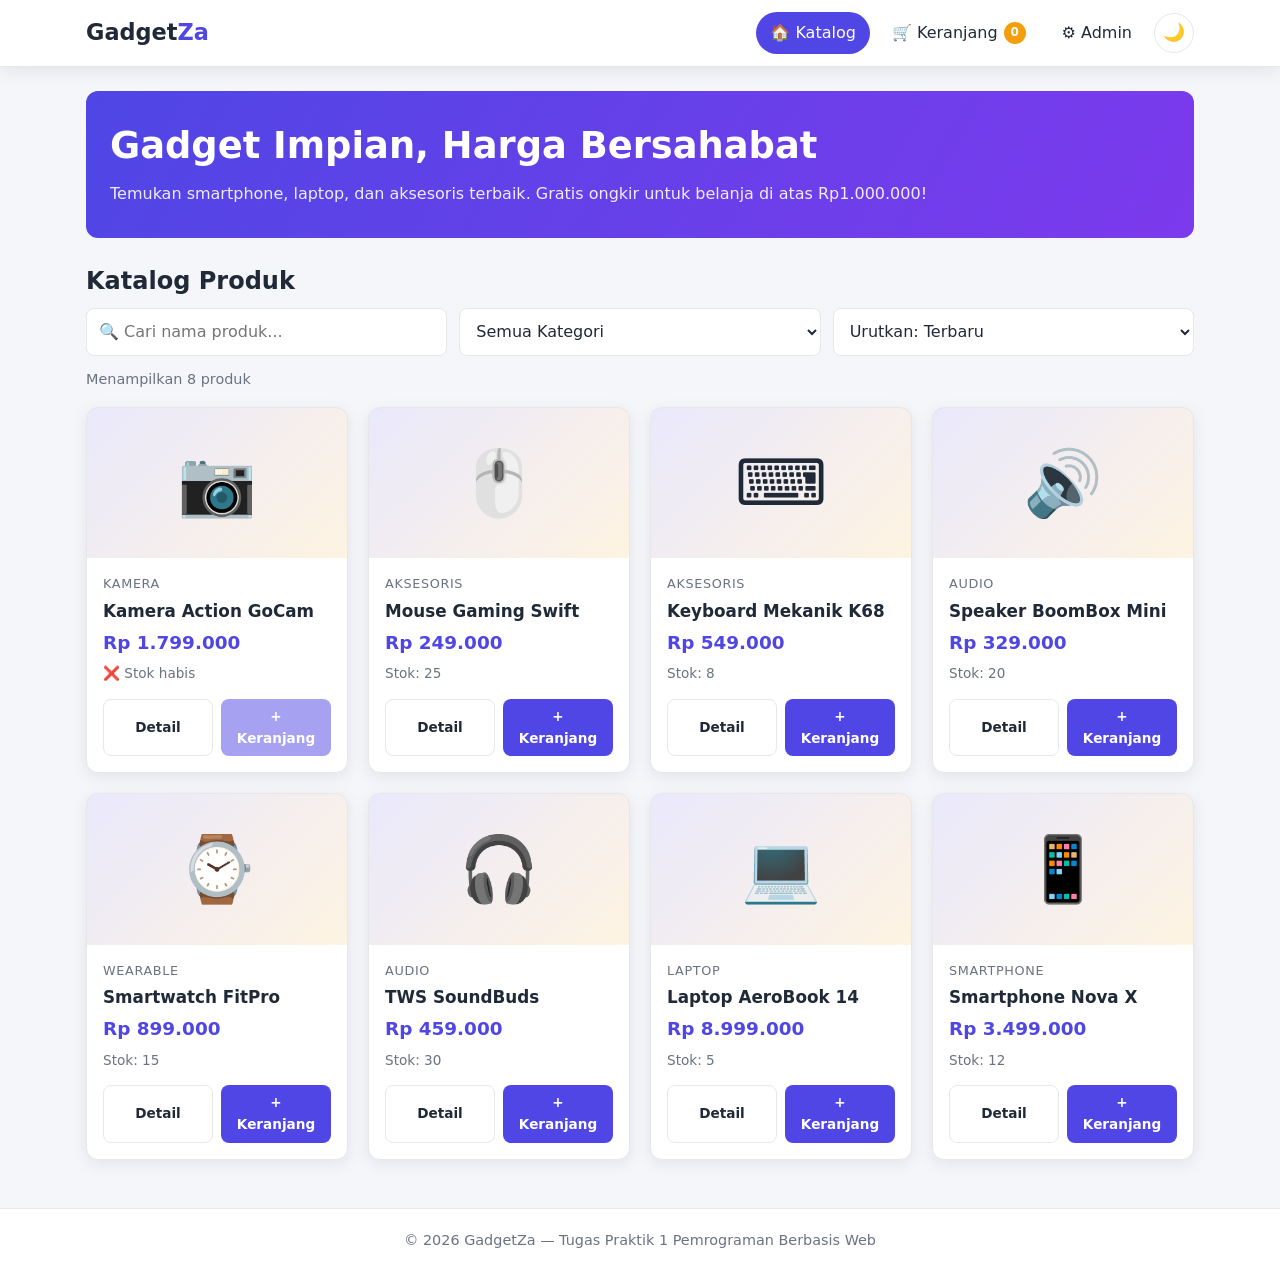
<file: Semester4/Pemrograman_Berbasis_Web/AKTIVITAS_BELAJAR_4/index.html>
<!DOCTYPE html>
<html lang="id">
<head>
  <meta charset="UTF-8">
  <meta name="viewport" content="width=device-width, initial-scale=1.0">
  <meta name="description" content="GadgetZa - toko online mini untuk gadget dan aksesoris.">
  <title>Katalog | GadgetZa</title>

  <!-- CSS external -->
  <link rel="stylesheet" href="css/style.css">
  <link rel="stylesheet" href="css/components.css">

  <!-- CSS internal: gaya khusus halaman katalog -->
  <style>
    .hero-banner {
      background: linear-gradient(120deg, var(--color-primary), #7c3aed);
      color: #fff;
      border-radius: var(--radius);
      padding: 32px 24px;
      margin-bottom: 28px;
    }

    .hero-banner h1 {
      font-size: clamp(1.6rem, 4vw, 2.3rem);
    }

    .hero-banner p {
      margin: 0;
      opacity: 0.9;
    }

    .result-info {
      color: var(--color-muted);
      font-size: 0.9rem;
      margin: -8px 0 16px;
    }

    .detail-icon {
      font-size: 5rem;
      text-align: center;
    }
  </style>
</head>
<body>
  <header class="site-header">
    <div class="container">
      <a href="https://fraza-portfolio.web.app" target='_blank' rel="noopener noreferrer" class="brand">Gadget<span>Za</span></a>
      <nav class="main-nav" aria-label="Navigasi utama">
        <ul>
          <li><a href="index.html" aria-current="page">🏠 Katalog</a></li>
          <li><a href="keranjang.html">🛒 Keranjang <span class="cart-badge" id="cart-badge">0</span></a></li>
          <li><a href="admin.html">⚙️ Admin</a></li>
          <li><button type="button" class="theme-toggle" id="theme-toggle" aria-label="Ganti tema">🌙</button></li>
        </ul>
      </nav>
    </div>
  </header>

  <main>
    <section class="hero-banner" aria-labelledby="hero-title">
      <h1 id="hero-title">Gadget Impian, Harga Bersahabat</h1>
      <p>Temukan smartphone, laptop, dan aksesoris terbaik. Gratis ongkir untuk belanja di atas Rp1.000.000!</p>
    </section>

    <section aria-labelledby="katalog-title">
      <h2 id="katalog-title">Katalog Produk</h2>

      <form class="toolbar" id="filter-form" role="search" onsubmit="return false;">
        <label for="search-input" class="visually-hidden">Cari produk</label>
        <input type="search" id="search-input" placeholder="🔍 Cari nama produk...">

        <label for="category-filter" class="visually-hidden">Filter kategori</label>
        <select id="category-filter">
          <option value="">Semua Kategori</option>
        </select>

        <label for="sort-select" class="visually-hidden">Urutkan</label>
        <select id="sort-select">
          <option value="default">Urutkan: Terbaru</option>
          <option value="price-asc">Harga Termurah</option>
          <option value="price-desc">Harga Termahal</option>
          <option value="name-asc">Nama A–Z</option>
        </select>
      </form>

      <p class="result-info" id="result-info" aria-live="polite"></p>

      <div class="product-grid" id="product-grid"></div>
    </section>
  </main>

  <!-- Modal detail produk -->
  <dialog id="detail-modal" aria-labelledby="detail-title">
    <div class="modal-header">
      <h2 id="detail-title">Detail Produk</h2>
      <button type="button" class="modal-close" data-close aria-label="Tutup">&times;</button>
    </div>
    <div class="modal-body" id="detail-body"></div>
    <div class="modal-footer">
      <button type="button" class="btn btn-outline" data-close>Tutup</button>
      <button type="button" class="btn btn-primary" id="detail-add-btn">+ Keranjang</button>
    </div>
  </dialog>

  <footer class="site-footer">
    <p>&copy; <span id="year">2026</span> GadgetZa — Tugas Praktik 1 Pemrograman Berbasis Web</p>
  </footer>

  <script src="js/storage.js"></script>
  <script src="js/ui.js"></script>
  <script src="js/katalog.js"></script>
</body>
</html>
</file>
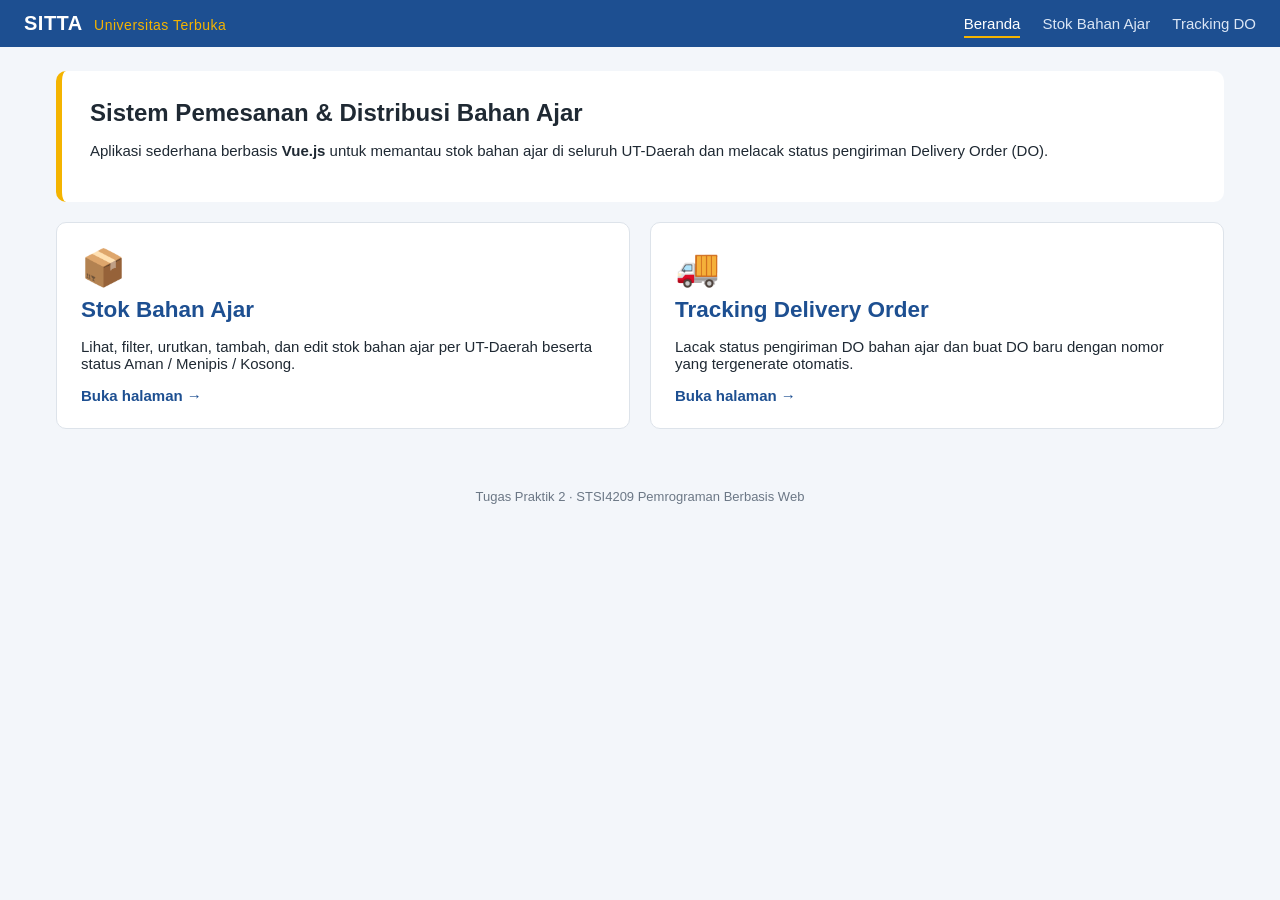
<file: Semester4/Pemrograman_Berbasis_Web/AKTIVITAS_BELAJAR_8/tugas8-vue-ut/index.html>
<!DOCTYPE html>
<html lang="id">
<head>
  <meta charset="UTF-8">
  <meta name="viewport" content="width=device-width, initial-scale=1.0">
  <title>SITTA UT - Pemesanan Bahan Ajar</title>
  <link rel="stylesheet" href="css/style.css">
</head>
<body>
  <header class="topbar">
    <div class="brand">SITTA <span>Universitas Terbuka</span></div>
    <nav>
      <a href="index.html" class="active">Beranda</a>
      <a href="stok.html">Stok Bahan Ajar</a>
      <a href="tracking.html">Tracking DO</a>
    </nav>
  </header>

  <main class="container">
    <section class="hero">
      <h1>Sistem Pemesanan &amp; Distribusi Bahan Ajar</h1>
      <p>Aplikasi sederhana berbasis <strong>Vue.js</strong> untuk memantau stok bahan ajar
        di seluruh UT-Daerah dan melacak status pengiriman Delivery Order (DO).</p>
    </section>

    <section class="menu-grid">
      <a class="menu-card" href="stok.html">
        <div class="menu-icon">📦</div>
        <h2>Stok Bahan Ajar</h2>
        <p>Lihat, filter, urutkan, tambah, dan edit stok bahan ajar per UT-Daerah beserta status Aman / Menipis / Kosong.</p>
        <span class="menu-link">Buka halaman &rarr;</span>
      </a>
      <a class="menu-card" href="tracking.html">
        <div class="menu-icon">🚚</div>
        <h2>Tracking Delivery Order</h2>
        <p>Lacak status pengiriman DO bahan ajar dan buat DO baru dengan nomor yang tergenerate otomatis.</p>
        <span class="menu-link">Buka halaman &rarr;</span>
      </a>
    </section>
  </main>

  <footer class="footer">Tugas Praktik 2 &middot; STSI4209 Pemrograman Berbasis Web</footer>
</body>
</html>
</file>
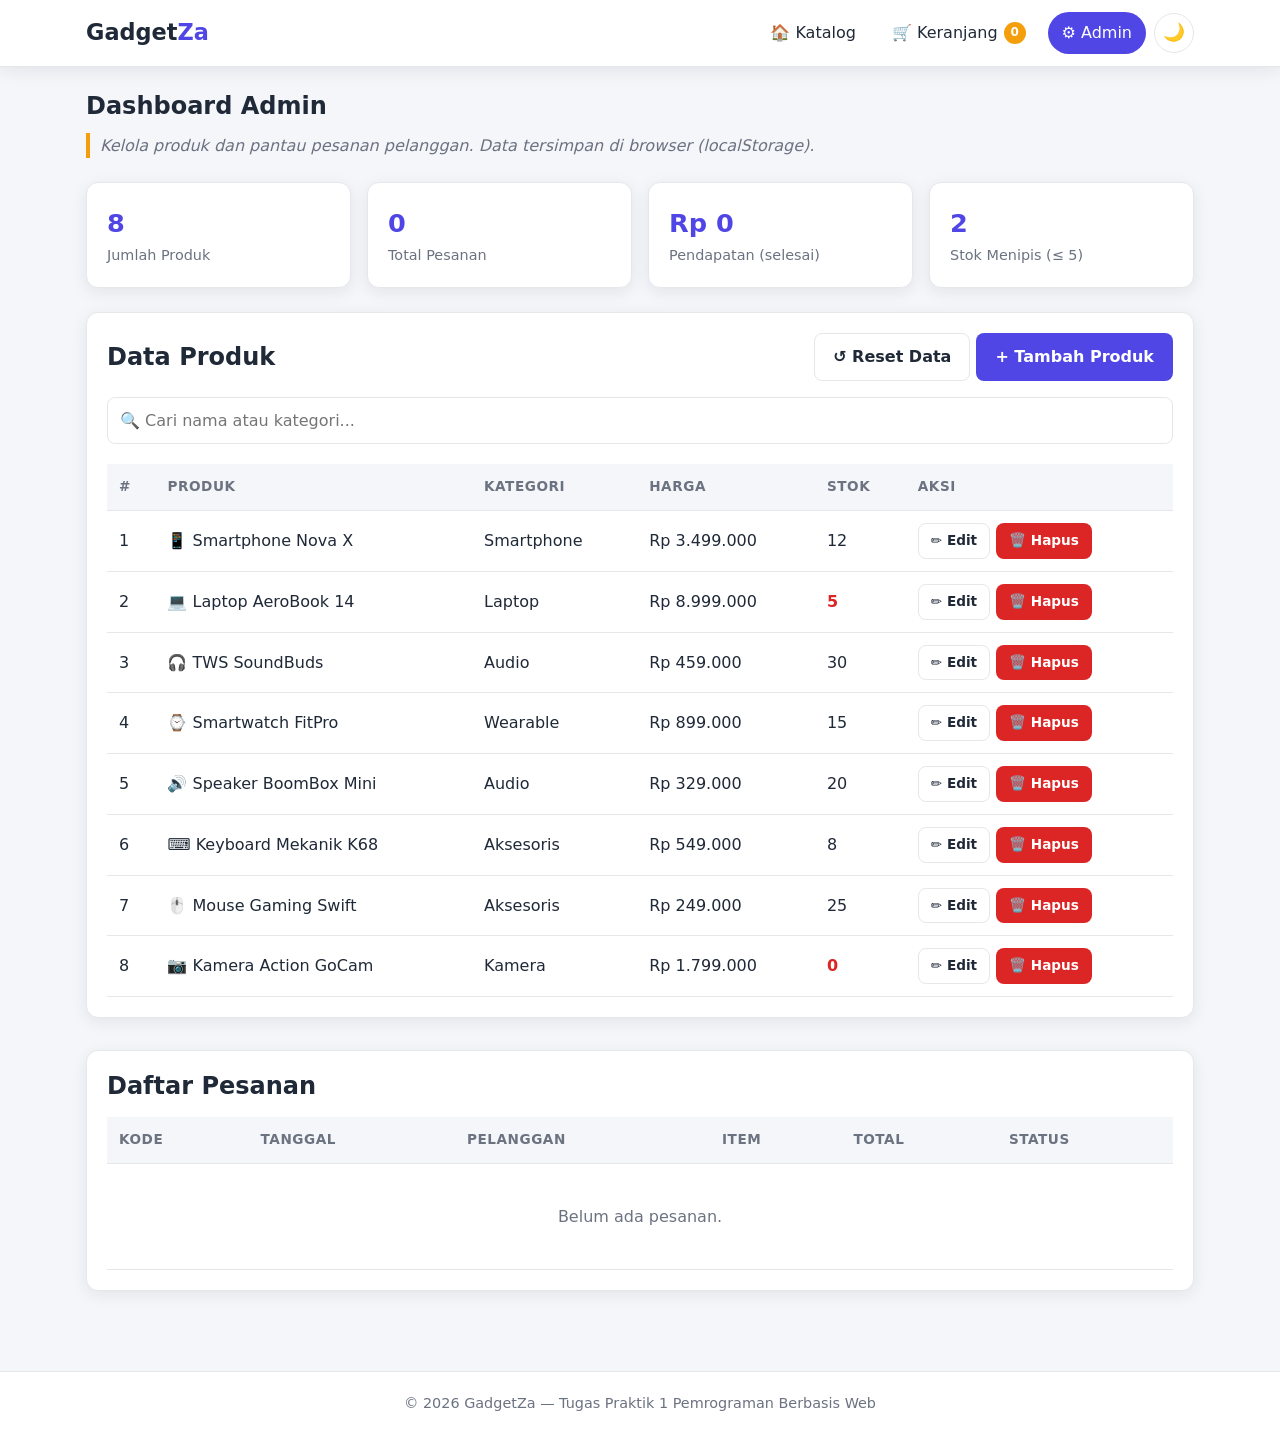
<file: Semester4/Pemrograman_Berbasis_Web/AKTIVITAS_BELAJAR_4/admin.html>
<!DOCTYPE html>
<html lang="id">
<head>
  <meta charset="UTF-8">
  <meta name="viewport" content="width=device-width, initial-scale=1.0">
  <meta name="description" content="Halaman admin GadgetZa untuk mengelola produk dan pesanan.">
  <title>Admin | GadgetZa</title>

  <!-- CSS external -->
  <link rel="stylesheet" href="css/style.css">
  <link rel="stylesheet" href="css/components.css">

  <!-- CSS internal: gaya khusus halaman admin -->
  <style>
    .section-head {
      display: flex;
      justify-content: space-between;
      align-items: center;
      flex-wrap: wrap;
      gap: 12px;
      margin-bottom: 16px;
    }

    .section-head h2 {
      margin: 0;
    }

    .admin-section {
      margin-bottom: 32px;
    }

    .row-actions {
      display: flex;
      gap: 6px;
    }

    .order-items {
      margin: 0;
      padding-left: 18px;
      font-size: 0.85rem;
    }
  </style>
</head>
<body>
  <header class="site-header">
    <div class="container">
      <a href="https://fraza-portfolio.web.app" target='_blank' rel="noopener noreferrer" class="brand">Gadget<span>Za</span></a>
      <nav class="main-nav" aria-label="Navigasi utama">
        <ul>
          <li><a href="index.html">🏠 Katalog</a></li>
          <li><a href="keranjang.html">🛒 Keranjang <span class="cart-badge" id="cart-badge">0</span></a></li>
          <li><a href="admin.html" aria-current="page">⚙️ Admin</a></li>
          <li><button type="button" class="theme-toggle" id="theme-toggle" aria-label="Ganti tema">🌙</button></li>
        </ul>
      </nav>
    </div>
  </header>

  <main>
    <section class="page-hero">
      <h1>Dashboard Admin</h1>
      <!-- CSS inline: contoh penggunaan atribut style -->
      <p style="font-style: italic; border-left: 4px solid var(--color-accent); padding-left: 10px;">
        Kelola produk dan pantau pesanan pelanggan. Data tersimpan di browser (localStorage).
      </p>
    </section>

    <section class="stats" aria-label="Ringkasan toko">
      <article class="panel stat-card">
        <p class="stat-value" id="stat-products">0</p>
        <p class="stat-label">Jumlah Produk</p>
      </article>
      <article class="panel stat-card">
        <p class="stat-value" id="stat-orders">0</p>
        <p class="stat-label">Total Pesanan</p>
      </article>
      <article class="panel stat-card">
        <p class="stat-value" id="stat-revenue">Rp0</p>
        <p class="stat-label">Pendapatan (selesai)</p>
      </article>
      <article class="panel stat-card">
        <p class="stat-value" id="stat-low-stock">0</p>
        <p class="stat-label">Stok Menipis (&le; 5)</p>
      </article>
    </section>

    <section class="panel admin-section" aria-labelledby="products-title">
      <div class="section-head">
        <h2 id="products-title">Data Produk</h2>
        <div class="row-actions">
          <button type="button" class="btn btn-outline" id="reset-btn">↺ Reset Data</button>
          <button type="button" class="btn btn-primary" id="add-product-btn">+ Tambah Produk</button>
        </div>
      </div>

      <div class="toolbar">
        <label for="product-search" class="visually-hidden">Cari produk</label>
        <input type="search" id="product-search" placeholder="🔍 Cari nama atau kategori...">
      </div>

      <div class="table-wrapper">
        <table>
          <thead>
            <tr>
              <th scope="col">#</th>
              <th scope="col">Produk</th>
              <th scope="col">Kategori</th>
              <th scope="col">Harga</th>
              <th scope="col">Stok</th>
              <th scope="col">Aksi</th>
            </tr>
          </thead>
          <tbody id="product-table-body"></tbody>
        </table>
      </div>
    </section>

    <section class="panel admin-section" aria-labelledby="orders-title">
      <div class="section-head">
        <h2 id="orders-title">Daftar Pesanan</h2>
      </div>

      <div class="table-wrapper">
        <table>
          <thead>
            <tr>
              <th scope="col">Kode</th>
              <th scope="col">Tanggal</th>
              <th scope="col">Pelanggan</th>
              <th scope="col">Item</th>
              <th scope="col">Total</th>
              <th scope="col">Status</th>
            </tr>
          </thead>
          <tbody id="order-table-body"></tbody>
        </table>
      </div>
    </section>
  </main>

  <!-- Modal form tambah / edit produk -->
  <dialog id="product-modal" aria-labelledby="product-modal-title">
    <form id="product-form" novalidate>
      <div class="modal-header">
        <h2 id="product-modal-title">Tambah Produk</h2>
        <button type="button" class="modal-close" data-close aria-label="Tutup">&times;</button>
      </div>

      <div class="modal-body">
        <input type="hidden" name="id">

        <div class="form-group">
          <label for="product-name">Nama Produk</label>
          <input type="text" id="product-name" name="name" placeholder="contoh: Powerbank 10000 mAh">
          <small class="error-msg" id="name-error"></small>
        </div>

        <div class="form-row">
          <div class="form-group">
            <label for="product-category">Kategori</label>
            <select id="product-category" name="category">
              <option value="">-- Pilih --</option>
              <option>Smartphone</option>
              <option>Laptop</option>
              <option>Audio</option>
              <option>Wearable</option>
              <option>Aksesoris</option>
              <option>Kamera</option>
            </select>
            <small class="error-msg" id="category-error"></small>
          </div>

          <div class="form-group">
            <label for="product-icon">Ikon (emoji)</label>
            <input type="text" id="product-icon" name="icon" placeholder="📦" maxlength="4">
            <small class="error-msg" id="icon-error"></small>
          </div>
        </div>

        <div class="form-row">
          <div class="form-group">
            <label for="product-price">Harga (Rp)</label>
            <input type="number" id="product-price" name="price" min="1000" step="500" placeholder="150000">
            <small class="error-msg" id="price-error"></small>
          </div>

          <div class="form-group">
            <label for="product-stock">Stok</label>
            <input type="number" id="product-stock" name="stock" min="0" step="1" placeholder="10">
            <small class="error-msg" id="stock-error"></small>
          </div>
        </div>

        <div class="form-group">
          <label for="product-description">Deskripsi</label>
          <textarea id="product-description" name="description" rows="3" placeholder="Keterangan singkat produk"></textarea>
          <small class="error-msg" id="description-error"></small>
        </div>
      </div>

      <div class="modal-footer">
        <button type="button" class="btn btn-outline" data-close>Batal</button>
        <button type="submit" class="btn btn-primary">Simpan</button>
      </div>
    </form>
  </dialog>

  <footer class="site-footer">
    <p>&copy; <span id="year">2026</span> GadgetZa — Tugas Praktik 1 Pemrograman Berbasis Web</p>
  </footer>

  <script src="js/storage.js"></script>
  <script src="js/ui.js"></script>
  <script src="js/validation.js"></script>
  <script src="js/admin.js"></script>
</body>
</html>
</file>
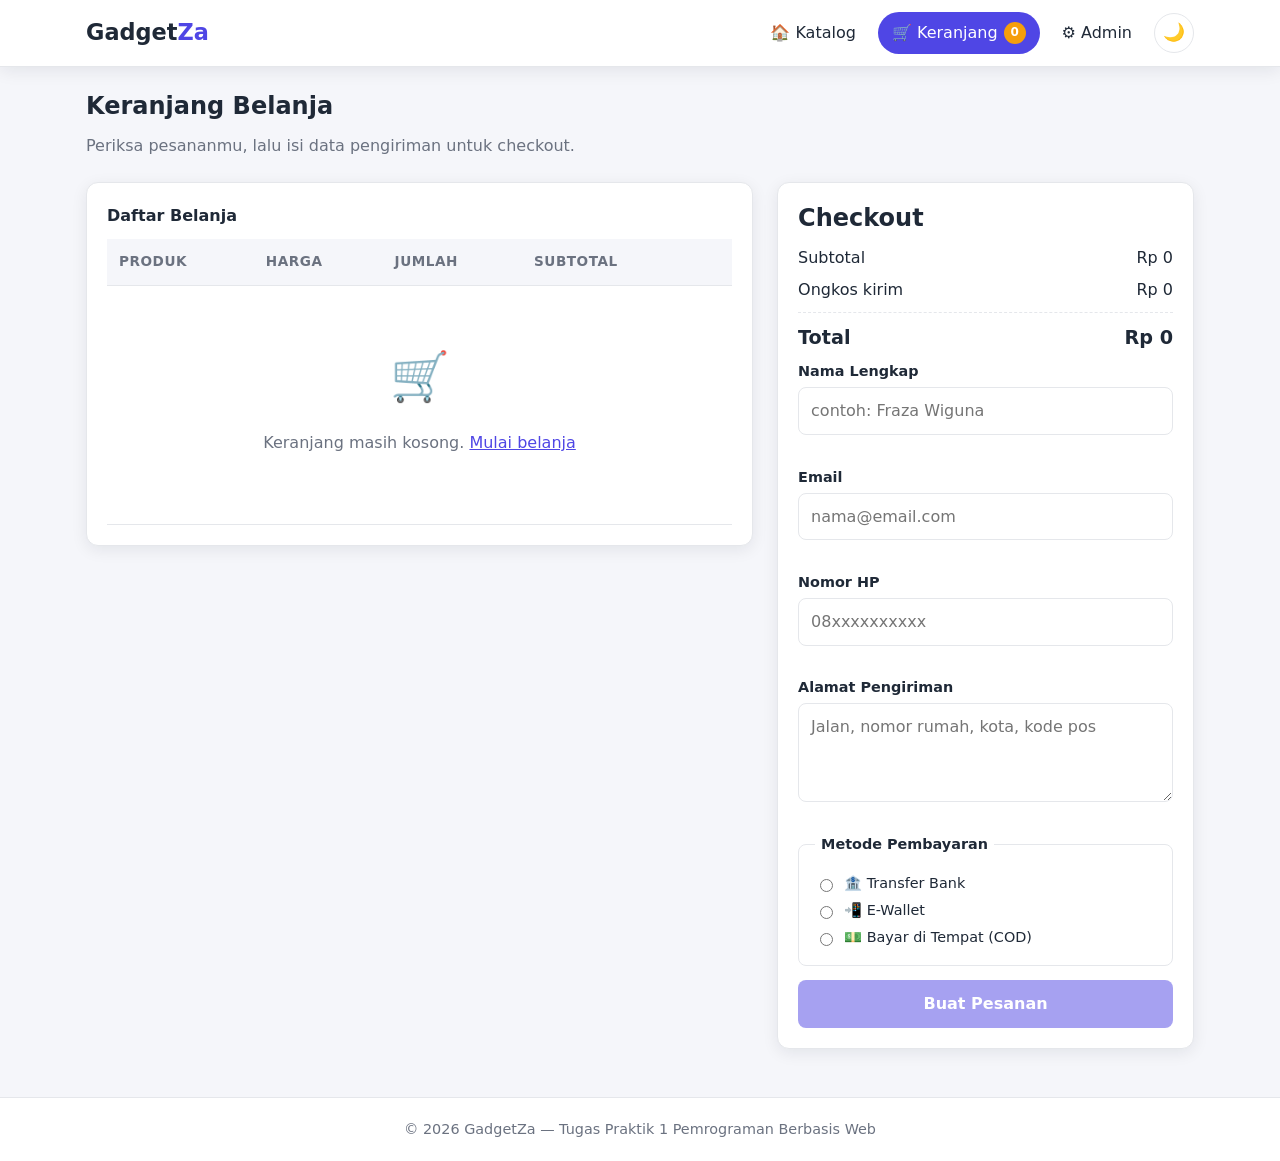
<file: Semester4/Pemrograman_Berbasis_Web/AKTIVITAS_BELAJAR_4/keranjang.html>
<!DOCTYPE html>
<html lang="id">
<head>
  <meta charset="UTF-8">
  <meta name="viewport" content="width=device-width, initial-scale=1.0">
  <meta name="description" content="Keranjang belanja dan checkout GadgetZa.">
  <title>Keranjang | GadgetZa</title>

  <!-- CSS external -->
  <link rel="stylesheet" href="css/style.css">
  <link rel="stylesheet" href="css/components.css">

  <!-- CSS internal: layout dua kolom khusus halaman keranjang -->
  <style>
    .cart-layout {
      display: grid;
      grid-template-columns: 1.6fr 1fr;
      gap: 24px;
      align-items: start;
    }

    .summary-row {
      display: flex;
      justify-content: space-between;
      margin: 6px 0;
    }

    .summary-total {
      font-size: 1.2rem;
      font-weight: 700;
      border-top: 1px dashed var(--color-border);
      padding-top: 10px;
      margin-top: 10px;
    }

    .order-code {
      font-family: monospace;
      font-size: 1.3rem;
      font-weight: 700;
      color: var(--color-primary);
    }

    @media (max-width: 860px) {
      .cart-layout {
        grid-template-columns: 1fr;
      }
    }
  </style>
</head>
<body>
  <header class="site-header">
    <div class="container">
      <a href="ihttps://fraza-portfolio.web.app" target='_blank' rel="noopener noreferrer" class="brand">Gadget<span>Za</span></a>
      <nav class="main-nav" aria-label="Navigasi utama">
        <ul>
          <li><a href="index.html">🏠 Katalog</a></li>
          <li><a href="keranjang.html" aria-current="page">🛒 Keranjang <span class="cart-badge" id="cart-badge">0</span></a></li>
          <li><a href="admin.html">⚙️ Admin</a></li>
          <li><button type="button" class="theme-toggle" id="theme-toggle" aria-label="Ganti tema">🌙</button></li>
        </ul>
      </nav>
    </div>
  </header>

  <main>
    <section class="page-hero">
      <h1>Keranjang Belanja</h1>
      <p>Periksa pesananmu, lalu isi data pengiriman untuk checkout.</p>
    </section>

    <div class="cart-layout">
      <section class="panel" aria-labelledby="cart-title">
        <h2 id="cart-title" class="visually-hidden">Daftar belanja</h2>
        <div class="table-wrapper">
          <table>
            <caption>Daftar Belanja</caption>
            <thead>
              <tr>
                <th scope="col">Produk</th>
                <th scope="col">Harga</th>
                <th scope="col">Jumlah</th>
                <th scope="col">Subtotal</th>
                <th scope="col"><span class="visually-hidden">Aksi</span></th>
              </tr>
            </thead>
            <tbody id="cart-body"></tbody>
          </table>
        </div>
      </section>

      <aside class="panel" aria-labelledby="checkout-title">
        <h2 id="checkout-title">Checkout</h2>

        <div class="summary">
          <div class="summary-row"><span>Subtotal</span><span id="summary-subtotal">Rp0</span></div>
          <div class="summary-row"><span>Ongkos kirim</span><span id="summary-shipping">Rp0</span></div>
          <div class="summary-row summary-total"><span>Total</span><span id="summary-total">Rp0</span></div>
        </div>

        <form id="checkout-form" novalidate>
          <div class="form-group">
            <label for="nama">Nama Lengkap</label>
            <input type="text" id="nama" name="nama" placeholder="contoh: Fraza Wiguna" autocomplete="name">
            <small class="error-msg" id="nama-error"></small>
          </div>

          <div class="form-group">
            <label for="email">Email</label>
            <input type="email" id="email" name="email" placeholder="nama@email.com" autocomplete="email">
            <small class="error-msg" id="email-error"></small>
          </div>

          <div class="form-group">
            <label for="telepon">Nomor HP</label>
            <input type="tel" id="telepon" name="telepon" placeholder="08xxxxxxxxxx" autocomplete="tel">
            <small class="error-msg" id="telepon-error"></small>
          </div>

          <div class="form-group">
            <label for="alamat">Alamat Pengiriman</label>
            <textarea id="alamat" name="alamat" rows="3" placeholder="Jalan, nomor rumah, kota, kode pos" autocomplete="street-address"></textarea>
            <small class="error-msg" id="alamat-error"></small>
          </div>

          <fieldset>
            <legend>Metode Pembayaran</legend>
            <label class="radio-option"><input type="radio" name="pembayaran" value="Transfer Bank"> 🏦 Transfer Bank</label>
            <label class="radio-option"><input type="radio" name="pembayaran" value="E-Wallet"> 📲 E-Wallet</label>
            <label class="radio-option"><input type="radio" name="pembayaran" value="COD"> 💵 Bayar di Tempat (COD)</label>
          </fieldset>
          <small class="error-msg" id="pembayaran-error"></small>

          <button type="submit" class="btn btn-primary btn-block" id="checkout-btn">Buat Pesanan</button>
        </form>
      </aside>
    </div>
  </main>

  <!-- Modal pesanan berhasil -->
  <dialog id="success-modal" aria-labelledby="success-title">
    <div class="modal-header">
      <h2 id="success-title">🎉 Pesanan Berhasil!</h2>
    </div>
    <div class="modal-body" id="success-body"></div>
    <div class="modal-footer">
      <a href="index.html" class="btn btn-primary">Belanja Lagi</a>
    </div>
  </dialog>

  <footer class="site-footer">
    <p>&copy; <span id="year">2026</span> GadgetZa — Tugas Praktik 1 Pemrograman Berbasis Web</p>
  </footer>

  <script src="js/storage.js"></script>
  <script src="js/ui.js"></script>
  <script src="js/validation.js"></script>
  <script src="js/keranjang.js"></script>
</body>
</html>
</file>
<file: Semester4/Pemrograman_Berbasis_Web/AKTIVITAS_BELAJAR_4/css/style.css>
/* ==========================================================
   style.css — gaya global: variabel warna, reset, layout,
   header, footer, dan tema gelap/terang.
   ========================================================== */

:root {
  --color-primary: #4f46e5;
  --color-primary-hover: #4338ca;
  --color-accent: #f59e0b;
  --color-success: #16a34a;
  --color-danger: #dc2626;
  --color-warning: #d97706;

  --color-bg: #f5f6fa;
  --color-surface: #ffffff;
  --color-text: #1f2937;
  --color-muted: #6b7280;
  --color-border: #e5e7eb;

  --radius: 12px;
  --shadow: 0 4px 16px rgba(15, 23, 42, 0.08);
  --transition: 0.2s ease;
  --max-width: 1140px;
}

/* Tema gelap diaktifkan lewat atribut data-theme pada <html> */
:root[data-theme="dark"] {
  --color-bg: #0f172a;
  --color-surface: #1e293b;
  --color-text: #e2e8f0;
  --color-muted: #94a3b8;
  --color-border: #334155;
  --shadow: 0 4px 16px rgba(0, 0, 0, 0.4);
}

*,
*::before,
*::after {
  box-sizing: border-box;
}

body {
  margin: 0;
  font-family: "Segoe UI", system-ui, -apple-system, sans-serif;
  background: var(--color-bg);
  color: var(--color-text);
  line-height: 1.6;
  min-height: 100vh;
  display: flex;
  flex-direction: column;
  transition: background var(--transition), color var(--transition);
}

main {
  flex: 1;
  width: 100%;
  max-width: var(--max-width);
  margin: 0 auto;
  padding: 24px 16px 48px;
}

h1, h2, h3 {
  line-height: 1.25;
  margin: 0 0 12px;
}

a {
  color: var(--color-primary);
}

.visually-hidden {
  position: absolute;
  width: 1px;
  height: 1px;
  overflow: hidden;
  clip: rect(0 0 0 0);
  white-space: nowrap;
}

/* ---------- Header & navigasi ---------- */
.site-header {
  position: sticky;
  top: 0;
  z-index: 50;
  background: var(--color-surface);
  border-bottom: 1px solid var(--color-border);
  box-shadow: var(--shadow);
}

.site-header .container {
  max-width: var(--max-width);
  margin: 0 auto;
  padding: 12px 16px;
  display: flex;
  align-items: center;
  justify-content: space-between;
  gap: 16px;
  flex-wrap: wrap;
}

.brand {
  font-size: 1.4rem;
  font-weight: 700;
  color: var(--color-text);
  text-decoration: none;
}

.brand span {
  color: var(--color-primary);
}

.main-nav ul {
  list-style: none;
  margin: 0;
  padding: 0;
  display: flex;
  align-items: center;
  gap: 8px;
}

.main-nav a {
  display: inline-flex;
  align-items: center;
  gap: 6px;
  padding: 8px 14px;
  border-radius: 999px;
  color: var(--color-text);
  text-decoration: none;
  font-weight: 500;
  transition: background var(--transition);
}

.main-nav a:hover {
  background: var(--color-bg);
}

.main-nav a[aria-current="page"] {
  background: var(--color-primary);
  color: #fff;
}

.cart-badge {
  min-width: 22px;
  height: 22px;
  padding: 0 6px;
  border-radius: 999px;
  background: var(--color-accent);
  color: #fff;
  font-size: 0.75rem;
  font-weight: 700;
  display: inline-flex;
  align-items: center;
  justify-content: center;
}

.theme-toggle {
  border: 1px solid var(--color-border);
  background: var(--color-surface);
  color: var(--color-text);
  border-radius: 999px;
  width: 40px;
  height: 40px;
  font-size: 1.1rem;
  cursor: pointer;
}

/* ---------- Hero / judul halaman ---------- */
.page-hero {
  margin-bottom: 24px;
}

.page-hero p {
  color: var(--color-muted);
  margin: 0;
}

/* ---------- Footer ---------- */
.site-footer {
  background: var(--color-surface);
  border-top: 1px solid var(--color-border);
  text-align: center;
  padding: 20px 16px;
  color: var(--color-muted);
  font-size: 0.9rem;
}

.site-footer p {
  margin: 0;
}

/* ---------- Responsif ---------- */
@media (max-width: 640px) {
  .site-header .container {
    justify-content: center;
  }

  .main-nav a {
    padding: 6px 10px;
    font-size: 0.9rem;
  }
}
</file>
<file: Semester4/Pemrograman_Berbasis_Web/AKTIVITAS_BELAJAR_4/css/components.css>
/* ==========================================================
   components.css — komponen yang dipakai ulang di semua
   halaman: tombol, kartu, form, tabel, modal, dan toast.
   ========================================================== */

/* ---------- Tombol ---------- */
.btn {
  display: inline-flex;
  align-items: center;
  justify-content: center;
  gap: 6px;
  padding: 10px 18px;
  border: 1px solid transparent;
  border-radius: 8px;
  font: inherit;
  font-weight: 600;
  cursor: pointer;
  text-decoration: none;
  transition: background var(--transition), transform var(--transition), opacity var(--transition);
}

.btn:active {
  transform: scale(0.97);
}

.btn:disabled {
  opacity: 0.5;
  cursor: not-allowed;
}

.btn-primary {
  background: var(--color-primary);
  color: #fff;
}

.btn-primary:hover:not(:disabled) {
  background: var(--color-primary-hover);
}

.btn-outline {
  background: transparent;
  border-color: var(--color-border);
  color: var(--color-text);
}

.btn-outline:hover {
  background: var(--color-bg);
}

.btn-danger {
  background: var(--color-danger);
  color: #fff;
}

.btn-sm {
  padding: 6px 12px;
  font-size: 0.85rem;
}

.btn-block {
  width: 100%;
}

/* ---------- Toolbar (cari, filter, urutkan) ---------- */
.toolbar {
  display: flex;
  flex-wrap: wrap;
  gap: 12px;
  margin-bottom: 20px;
}

.toolbar input,
.toolbar select {
  flex: 1 1 180px;
}

/* ---------- Kartu produk ---------- */
.product-grid {
  display: grid;
  grid-template-columns: repeat(auto-fill, minmax(220px, 1fr));
  gap: 20px;
}

.product-card {
  background: var(--color-surface);
  border: 1px solid var(--color-border);
  border-radius: var(--radius);
  box-shadow: var(--shadow);
  display: flex;
  flex-direction: column;
  overflow: hidden;
  transition: transform var(--transition), box-shadow var(--transition);
}

.product-card:hover {
  transform: translateY(-4px);
  box-shadow: 0 10px 24px rgba(15, 23, 42, 0.15);
}

.product-thumb {
  font-size: 4rem;
  text-align: center;
  padding: 24px 0;
  background: linear-gradient(135deg, rgba(79, 70, 229, 0.12), rgba(245, 158, 11, 0.12));
}

.product-body {
  padding: 16px;
  display: flex;
  flex-direction: column;
  gap: 6px;
  flex: 1;
}

.product-body h3 {
  font-size: 1.05rem;
  margin: 0;
}

.product-category {
  font-size: 0.8rem;
  color: var(--color-muted);
  text-transform: uppercase;
  letter-spacing: 0.05em;
}

.product-price {
  font-size: 1.15rem;
  font-weight: 700;
  color: var(--color-primary);
}

.product-stock {
  font-size: 0.85rem;
  color: var(--color-muted);
}

.product-actions {
  margin-top: auto;
  display: flex;
  gap: 8px;
  padding-top: 8px;
}

.product-actions .btn {
  flex: 1;
}

/* ---------- Panel / kartu umum ---------- */
.panel {
  background: var(--color-surface);
  border: 1px solid var(--color-border);
  border-radius: var(--radius);
  box-shadow: var(--shadow);
  padding: 20px;
}

.stats {
  display: grid;
  grid-template-columns: repeat(auto-fit, minmax(180px, 1fr));
  gap: 16px;
  margin-bottom: 24px;
}

.stat-card .stat-value {
  font-size: 1.6rem;
  font-weight: 700;
  color: var(--color-primary);
  margin: 0;
}

.stat-card .stat-label {
  color: var(--color-muted);
  margin: 0;
  font-size: 0.9rem;
}

/* ---------- Form ---------- */
.form-group {
  display: flex;
  flex-direction: column;
  gap: 4px;
  margin-bottom: 14px;
}

.form-row {
  display: grid;
  grid-template-columns: 1fr 1fr;
  gap: 12px;
}

label {
  font-weight: 600;
  font-size: 0.9rem;
}

input,
select,
textarea {
  font: inherit;
  padding: 10px 12px;
  border: 1px solid var(--color-border);
  border-radius: 8px;
  background: var(--color-surface);
  color: var(--color-text);
  transition: border-color var(--transition), box-shadow var(--transition);
}

input:focus,
select:focus,
textarea:focus {
  outline: none;
  border-color: var(--color-primary);
  box-shadow: 0 0 0 3px rgba(79, 70, 229, 0.2);
}

fieldset {
  border: 1px solid var(--color-border);
  border-radius: 8px;
  padding: 12px 16px;
  margin: 0 0 14px;
}

legend {
  font-weight: 600;
  font-size: 0.9rem;
  padding: 0 6px;
}

.radio-option {
  display: flex;
  align-items: center;
  gap: 8px;
  font-weight: 400;
  margin: 4px 0;
}

/* Status error hasil validasi */
.invalid {
  border-color: var(--color-danger) !important;
  box-shadow: 0 0 0 3px rgba(220, 38, 38, 0.15) !important;
}

.error-msg {
  color: var(--color-danger);
  font-size: 0.8rem;
  min-height: 1em;
}

/* ---------- Tabel ---------- */
.table-wrapper {
  overflow-x: auto;
}

table {
  width: 100%;
  border-collapse: collapse;
}

caption {
  text-align: left;
  font-weight: 700;
  padding-bottom: 10px;
}

th,
td {
  padding: 12px;
  text-align: left;
  border-bottom: 1px solid var(--color-border);
  vertical-align: middle;
}

thead th {
  background: var(--color-bg);
  font-size: 0.85rem;
  text-transform: uppercase;
  letter-spacing: 0.04em;
  color: var(--color-muted);
}

tbody tr:hover {
  background: rgba(79, 70, 229, 0.05);
}

.qty-control {
  display: inline-flex;
  align-items: center;
  gap: 8px;
}

.qty-control button {
  width: 30px;
  height: 30px;
  border-radius: 6px;
  border: 1px solid var(--color-border);
  background: var(--color-surface);
  color: var(--color-text);
  cursor: pointer;
  font-weight: 700;
}

.badge {
  display: inline-block;
  padding: 2px 10px;
  border-radius: 999px;
  font-size: 0.8rem;
  font-weight: 600;
  color: #fff;
}

.empty-state {
  text-align: center;
  padding: 40px 16px;
  color: var(--color-muted);
}

.empty-state .emoji {
  font-size: 3rem;
  display: block;
}

/* ---------- Modal (<dialog>) ---------- */
dialog {
  border: none;
  border-radius: var(--radius);
  padding: 0;
  width: min(480px, calc(100% - 32px));
  background: var(--color-surface);
  color: var(--color-text);
  box-shadow: 0 20px 50px rgba(0, 0, 0, 0.3);
}

dialog[open] {
  animation: pop-in 0.2s ease;
}

dialog::backdrop {
  background: rgba(15, 23, 42, 0.55);
  backdrop-filter: blur(2px);
}

.modal-header,
.modal-body,
.modal-footer {
  padding: 16px 20px;
}

.modal-header {
  display: flex;
  justify-content: space-between;
  align-items: center;
  border-bottom: 1px solid var(--color-border);
}

.modal-header h2 {
  margin: 0;
  font-size: 1.15rem;
}

.modal-close {
  background: none;
  border: none;
  font-size: 1.4rem;
  cursor: pointer;
  color: var(--color-muted);
}

.modal-footer {
  display: flex;
  justify-content: flex-end;
  gap: 8px;
  border-top: 1px solid var(--color-border);
}

@keyframes pop-in {
  from {
    opacity: 0;
    transform: scale(0.95);
  }
  to {
    opacity: 1;
    transform: scale(1);
  }
}

/* ---------- Toast (notifikasi) ---------- */
.toast-container {
  position: fixed;
  bottom: 20px;
  right: 20px;
  z-index: 1000;
  display: flex;
  flex-direction: column;
  gap: 10px;
}

.toast {
  min-width: 240px;
  max-width: 340px;
  padding: 12px 16px;
  border-radius: 8px;
  color: #fff;
  box-shadow: var(--shadow);
  animation: slide-in 0.3s ease;
}

.toast.success { background: var(--color-success); }
.toast.error   { background: var(--color-danger); }
.toast.info    { background: var(--color-primary); }

.toast.hide {
  animation: slide-out 0.3s ease forwards;
}

@keyframes slide-in {
  from { opacity: 0; transform: translateX(40px); }
  to   { opacity: 1; transform: translateX(0); }
}

@keyframes slide-out {
  to { opacity: 0; transform: translateX(40px); }
}

@media (max-width: 640px) {
  .form-row {
    grid-template-columns: 1fr;
  }

  .toast-container {
    left: 16px;
    right: 16px;
  }
}
</file>
<file: Semester4/Pemrograman_Berbasis_Web/AKTIVITAS_BELAJAR_8/tugas8-vue-ut/css/style.css>
/* ===== Variabel warna ===== */
:root {
  --biru: #1d4f91;
  --biru-tua: #143a6c;
  --kuning: #f4b400;
  --latar: #f3f6fa;
  --kartu: #ffffff;
  --teks: #1f2933;
  --abu: #6b7785;
  --garis: #dde3ea;
  --hijau: #1e8e3e;
  --oranye: #e67700;
  --merah: #d93025;
}

* { box-sizing: border-box; }

body {
  margin: 0;
  font-family: "Segoe UI", Roboto, Arial, sans-serif;
  background: var(--latar);
  color: var(--teks);
  font-size: 15px;
}

[v-cloak] { display: none; }

/* ===== Header & navigasi ===== */
.topbar {
  background: var(--biru);
  color: #fff;
  display: flex;
  align-items: center;
  justify-content: space-between;
  flex-wrap: wrap;
  gap: 8px;
  padding: 12px 24px;
}
.brand { font-weight: 700; font-size: 20px; letter-spacing: .5px; }
.brand span { font-weight: 400; font-size: 14px; color: var(--kuning); margin-left: 6px; }
.topbar nav a {
  color: #dbe6f5;
  text-decoration: none;
  margin-left: 18px;
  padding-bottom: 4px;
}
.topbar nav a.active, .topbar nav a:hover { color: #fff; border-bottom: 2px solid var(--kuning); }

.container { max-width: 1200px; margin: 0 auto; padding: 24px 16px 40px; }
.footer { text-align: center; color: var(--abu); font-size: 13px; padding: 20px; }

h1 { margin: 0 0 6px; font-size: 24px; }
.subjudul { margin: 0 0 20px; color: var(--abu); }

/* ===== Beranda ===== */
.hero { background: var(--kartu); border-radius: 10px; padding: 28px; margin-bottom: 20px; border-left: 6px solid var(--kuning); }
.menu-grid { display: grid; grid-template-columns: repeat(auto-fit, minmax(280px, 1fr)); gap: 20px; }
.menu-card {
  background: var(--kartu); border-radius: 10px; padding: 24px;
  text-decoration: none; color: var(--teks);
  border: 1px solid var(--garis); transition: transform .15s, box-shadow .15s;
}
.menu-card:hover { transform: translateY(-3px); box-shadow: 0 8px 20px rgba(0,0,0,.08); }
.menu-icon { font-size: 36px; }
.menu-card h2 { margin: 8px 0; color: var(--biru); }
.menu-link { color: var(--biru); font-weight: 600; }

/* ===== Kartu / panel ===== */
.panel {
  background: var(--kartu);
  border: 1px solid var(--garis);
  border-radius: 10px;
  padding: 18px 20px;
  margin-bottom: 20px;
}
.panel h2 { margin: 0 0 14px; font-size: 18px; color: var(--biru); }
.panel-head { display: flex; justify-content: space-between; align-items: center; flex-wrap: wrap; gap: 10px; }

/* ===== Ringkasan ===== */
.ringkasan { display: grid; grid-template-columns: repeat(auto-fit, minmax(170px, 1fr)); gap: 14px; margin-bottom: 20px; }
.ringkas-item { background: var(--kartu); border: 1px solid var(--garis); border-radius: 10px; padding: 14px 16px; }
.ringkas-item .angka { font-size: 26px; font-weight: 700; }
.ringkas-item .label { color: var(--abu); font-size: 13px; }

/* ===== Form ===== */
.filter-bar { display: flex; flex-wrap: wrap; gap: 14px; align-items: flex-end; }
.field { display: flex; flex-direction: column; gap: 4px; min-width: 170px; flex: 1; }
.field label { font-size: 13px; font-weight: 600; color: var(--abu); }
.field.check { flex-direction: row; align-items: center; gap: 6px; min-width: auto; flex: 0 0 auto; padding-bottom: 8px; }
.field.check label { color: var(--teks); font-weight: 500; }
input[type=text], input[type=number], input[type=date], select, textarea {
  padding: 8px 10px; border: 1px solid #c4cdd8; border-radius: 6px; font-size: 14px; font-family: inherit; background: #fff;
}
input:focus, select:focus, textarea:focus { outline: 2px solid #9cc0ef; border-color: var(--biru); }
input.invalid, select.invalid, textarea.invalid { border-color: var(--merah); background: #fff6f5; }
.error { color: var(--merah); font-size: 12px; }
.hint { color: var(--abu); font-size: 12px; }

.form-grid { display: grid; grid-template-columns: repeat(auto-fit, minmax(220px, 1fr)); gap: 14px; }
.form-actions { margin-top: 16px; display: flex; gap: 10px; flex-wrap: wrap; }

.btn {
  border: none; border-radius: 6px; padding: 9px 16px; font-size: 14px; cursor: pointer; font-weight: 600;
  background: var(--biru); color: #fff;
}
.btn:hover { background: var(--biru-tua); }
.btn:disabled { background: #9aa8b8; cursor: not-allowed; }
.btn.sekunder { background: #e7ecf2; color: var(--teks); }
.btn.sekunder:hover { background: #d6dee8; }
.btn.kecil { padding: 5px 10px; font-size: 13px; }
.btn.kuning { background: var(--kuning); color: #222; }

/* ===== Tabel ===== */
.tabel-wrap { overflow-x: auto; }
table { width: 100%; border-collapse: collapse; font-size: 14px; }
th, td { padding: 10px 10px; border-bottom: 1px solid var(--garis); text-align: left; vertical-align: top; }
th { background: #eef3f9; color: var(--biru-tua); font-size: 13px; white-space: nowrap; }
tr:hover td { background: #fafcff; }
tr.baris-kosong td { background: #fff4f3; }
tr.baris-menipis td { background: #fffaf0; }
.kode { font-weight: 700; color: var(--biru); }
.angka-kanan { text-align: right; }
.kosong-info { text-align: center; color: var(--abu); padding: 30px; }

/* ===== Badge status ===== */
.status { display: inline-flex; align-items: center; gap: 5px; font-weight: 700; white-space: nowrap; padding: 3px 9px; border-radius: 20px; font-size: 13px; }
.status.aman { color: var(--hijau); background: #e6f4ea; }
.status.menipis { color: var(--oranye); background: #fff1e0; }
.status.kosong { color: var(--merah); background: #fde8e6; }

.tag { display: inline-block; padding: 2px 8px; border-radius: 4px; background: #eef3f9; font-size: 12px; color: var(--biru-tua); }

/* ===== Modal edit ===== */
.overlay { position: fixed; inset: 0; background: rgba(15, 30, 50, .45); display: flex; align-items: center; justify-content: center; padding: 16px; z-index: 10; }
.modal { background: #fff; border-radius: 10px; padding: 22px; width: 100%; max-width: 520px; max-height: 90vh; overflow-y: auto; }
.modal h3 { margin-top: 0; color: var(--biru); }

/* ===== Notifikasi ===== */
.notif { padding: 10px 14px; border-radius: 6px; margin-bottom: 16px; font-weight: 500; }
.notif.sukses { background: #e6f4ea; color: var(--hijau); border: 1px solid #b7dfc2; }
.notif.gagal { background: #fde8e6; color: var(--merah); border: 1px solid #f5c2bd; }

/* ===== Tracking ===== */
.cari-bar { display: flex; gap: 10px; flex-wrap: wrap; }
.cari-bar input { flex: 1; min-width: 220px; }
.hasil-do { margin-top: 18px; display: grid; grid-template-columns: repeat(auto-fit, minmax(260px, 1fr)); gap: 18px; }
.info-list { margin: 0; display: grid; grid-template-columns: 130px 1fr; row-gap: 8px; }
.info-list dt { color: var(--abu); font-size: 13px; }
.info-list dd { margin: 0; font-weight: 600; }
.timeline { list-style: none; margin: 0; padding: 0 0 0 18px; border-left: 3px solid var(--garis); }
.timeline li { position: relative; padding: 0 0 14px 14px; }
.timeline li::before { content: ""; position: absolute; left: -26px; top: 3px; width: 13px; height: 13px; border-radius: 50%; background: var(--biru); border: 3px solid #fff; box-shadow: 0 0 0 2px var(--biru); }
.timeline li:last-child::before { background: var(--kuning); box-shadow: 0 0 0 2px var(--kuning); }
.timeline .waktu { font-size: 12px; color: var(--abu); }
.badge-status { padding: 3px 10px; border-radius: 20px; font-size: 13px; font-weight: 700; background: #e8f0fb; color: var(--biru); }
.badge-status.selesai { background: #e6f4ea; color: var(--hijau); }
.badge-status.proses { background: #fff1e0; color: var(--oranye); }
.no-do { font-size: 20px; font-weight: 700; color: var(--biru); background: #eef3f9; padding: 8px 12px; border-radius: 6px; letter-spacing: .5px; }
.detail-paket { margin-top: 8px; background: #f7f9fc; border: 1px dashed #b8c6d8; border-radius: 6px; padding: 10px 12px; font-size: 13px; }
.detail-paket ul { margin: 6px 0 0; padding-left: 18px; }
.total-harga { font-size: 22px; font-weight: 700; color: var(--hijau); }

@media (max-width: 640px) {
  .topbar nav a { margin-left: 0; margin-right: 14px; }
  .info-list { grid-template-columns: 110px 1fr; }
}
</file>
